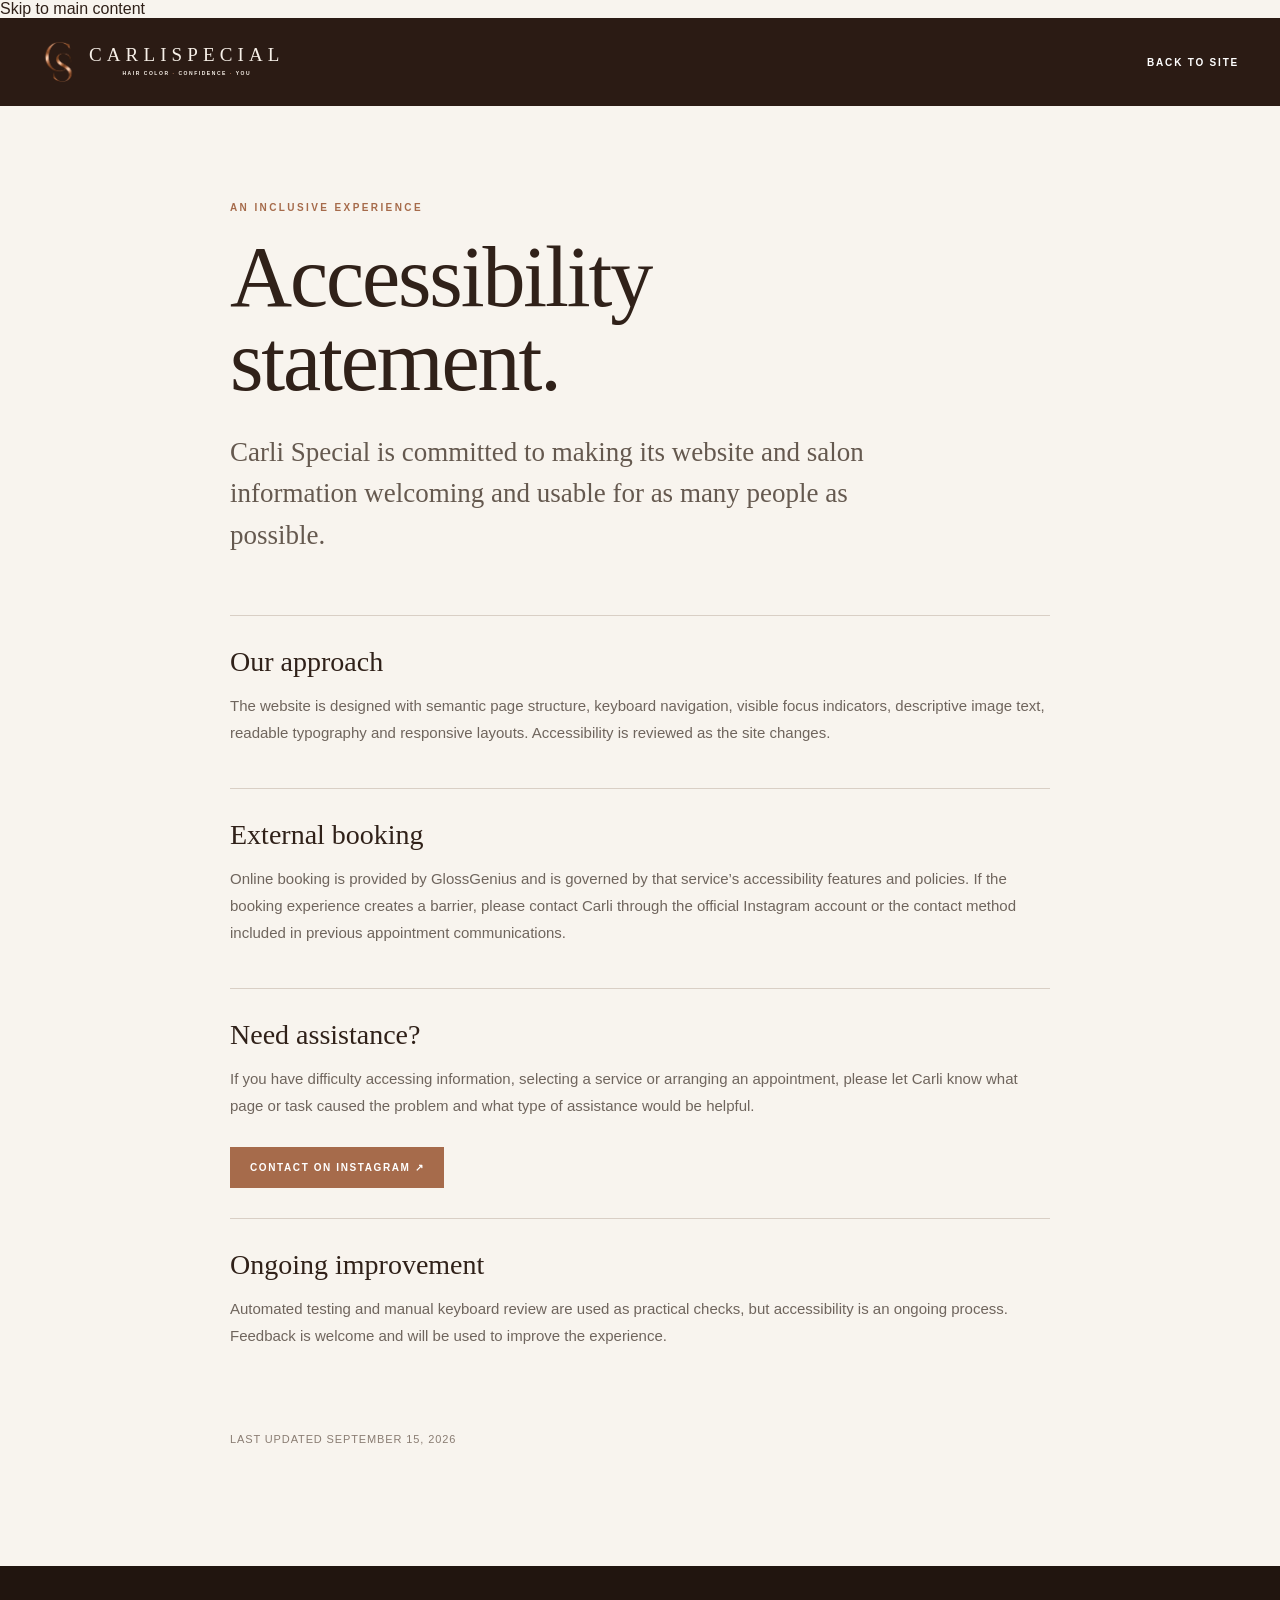
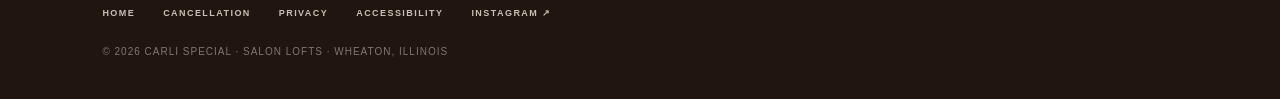
<file: accessibility.html>
<!doctype html>
<html lang="en"><head><meta charset="utf-8"><meta name="viewport" content="width=device-width,initial-scale=1">
<title>Accessibility Statement | Carli Special</title><meta name="description" content="Accessibility statement and assistance information for the Carli Special salon website.">
<link rel="canonical" href="https://carlispecial.com/accessibility.html"><link rel="icon" href="./carli-special-mark.svg" type="image/svg+xml">
  <link rel="icon" href="./favicon-32.png" type="image/png" sizes="32x32">
  <link rel="apple-touch-icon" href="./apple-touch-icon.png" sizes="180x180">
  <link rel="manifest" href="./site.webmanifest">
<link rel="stylesheet" href="./styles.css"><link rel="stylesheet" href="./policy.css"></head>
<body class="policy-body"><a class="skip-link" href="#main-content">Skip to main content</a>
<header class="policy-header"><a class="policy-brand" href="./index.html" aria-label="Carli Special home"><span class="brand-lockup"><img class="brand-lockup__mark" src="./carli-special-monogram.png" alt="" aria-hidden="true"><span class="brand-lockup__type"><strong>CARLISPECIAL</strong><small>HAIR COLOR <i>·</i> CONFIDENCE <i>·</i> YOU</small></span></span></a><a class="policy-back" href="./index.html">Back to site</a></header>
<main class="policy-main" id="main-content" tabindex="-1"><div class="policy-wrap"><p class="policy-kicker">An inclusive experience</p><h1>Accessibility statement.</h1>
<p class="policy-intro">Carli Special is committed to making its website and salon information welcoming and usable for as many people as possible.</p>
<section class="policy-section"><h2>Our approach</h2><p>The website is designed with semantic page structure, keyboard navigation, visible focus indicators, descriptive image text, readable typography and responsive layouts. Accessibility is reviewed as the site changes.</p></section>
<section class="policy-section"><h2>External booking</h2><p>Online booking is provided by GlossGenius and is governed by that service’s accessibility features and policies. If the booking experience creates a barrier, please contact Carli through the official Instagram account or the contact method included in previous appointment communications.</p></section>
<section class="policy-section"><h2>Need assistance?</h2><p>If you have difficulty accessing information, selecting a service or arranging an appointment, please let Carli know what page or task caused the problem and what type of assistance would be helpful.</p><a class="policy-action" href="https://www.instagram.com/carlispecial/" target="_blank" rel="noopener noreferrer">Contact on Instagram ↗</a></section>
<section class="policy-section"><h2>Ongoing improvement</h2><p>Automated testing and manual keyboard review are used as practical checks, but accessibility is an ongoing process. Feedback is welcome and will be used to improve the experience.</p></section>
<p class="policy-updated">Last updated September 15, 2026</p></div></main><footer class="policy-footer"><nav aria-label="Policy navigation"><a href="./index.html">Home</a><a href="./cancellation.html">Cancellation</a><a href="./privacy.html">Privacy</a><a href="./accessibility.html">Accessibility</a><a href="https://www.instagram.com/carlispecial/" target="_blank" rel="noopener noreferrer">Instagram ↗</a></nav><p>© 2026 CARLI SPECIAL · SALON LOFTS · WHEATON, ILLINOIS</p></footer></body></html>
</file>
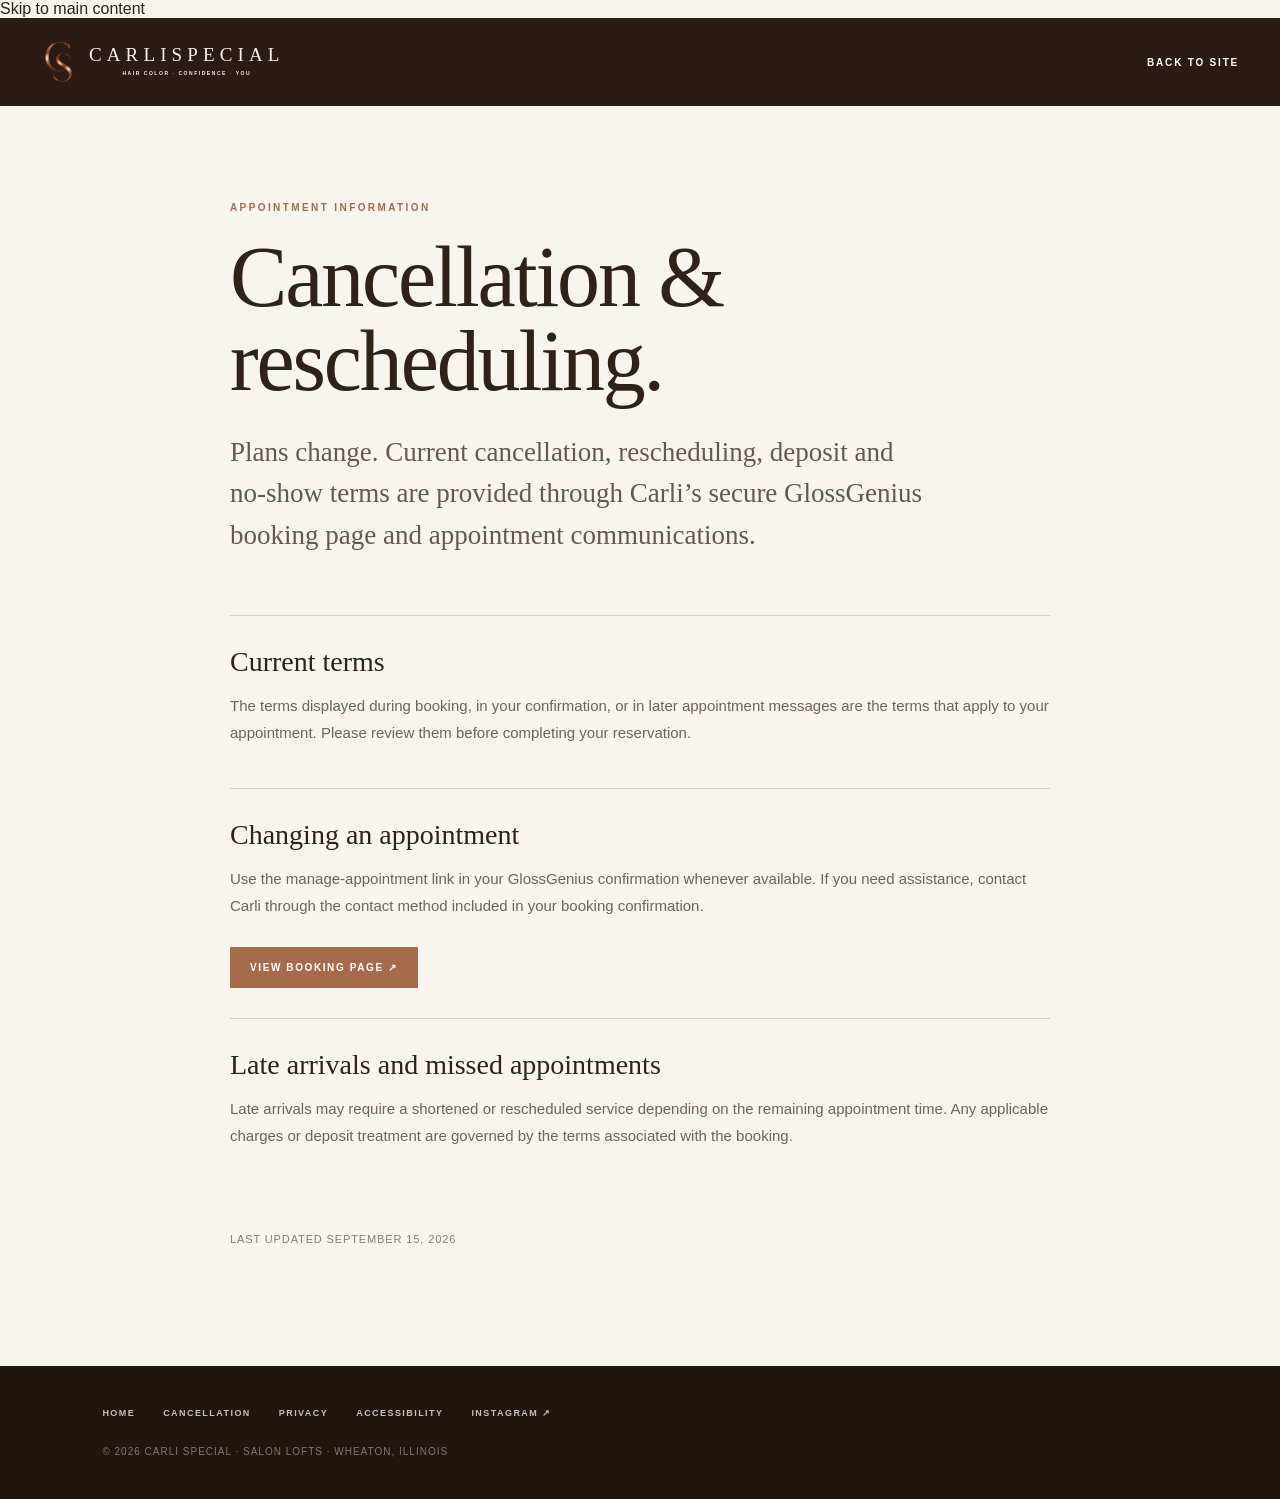
<file: cancellation.html>
<!doctype html>
<html lang="en"><head><meta charset="utf-8"><meta name="viewport" content="width=device-width,initial-scale=1">
<title>Cancellation & Rescheduling | Carli Special</title><meta name="description" content="Cancellation, rescheduling and appointment policy information for Carli Special in Wheaton, Illinois.">
<link rel="canonical" href="https://carlispecial.com/cancellation.html"><link rel="icon" href="./carli-special-mark.svg" type="image/svg+xml">
  <link rel="icon" href="./favicon-32.png" type="image/png" sizes="32x32">
  <link rel="apple-touch-icon" href="./apple-touch-icon.png" sizes="180x180">
  <link rel="manifest" href="./site.webmanifest">
<link rel="stylesheet" href="./styles.css"><link rel="stylesheet" href="./policy.css"></head>
<body class="policy-body"><a class="skip-link" href="#main-content">Skip to main content</a>
<header class="policy-header"><a class="policy-brand" href="./index.html" aria-label="Carli Special home"><span class="brand-lockup"><img class="brand-lockup__mark" src="./carli-special-monogram.png" alt="" aria-hidden="true"><span class="brand-lockup__type"><strong>CARLISPECIAL</strong><small>HAIR COLOR <i>·</i> CONFIDENCE <i>·</i> YOU</small></span></span></a><a class="policy-back" href="./index.html">Back to site</a></header>
<main class="policy-main" id="main-content" tabindex="-1"><div class="policy-wrap"><p class="policy-kicker">Appointment information</p><h1>Cancellation &amp; rescheduling.</h1>
<p class="policy-intro">Plans change. Current cancellation, rescheduling, deposit and no-show terms are provided through Carli’s secure GlossGenius booking page and appointment communications.</p>
<section class="policy-section"><h2>Current terms</h2><p>The terms displayed during booking, in your confirmation, or in later appointment messages are the terms that apply to your appointment. Please review them before completing your reservation.</p></section>
<section class="policy-section"><h2>Changing an appointment</h2><p>Use the manage-appointment link in your GlossGenius confirmation whenever available. If you need assistance, contact Carli through the contact method included in your booking confirmation.</p><a class="policy-action" href="https://carlihyde.glossgenius.com/services" target="_blank" rel="noopener noreferrer">View booking page ↗</a></section>
<section class="policy-section"><h2>Late arrivals and missed appointments</h2><p>Late arrivals may require a shortened or rescheduled service depending on the remaining appointment time. Any applicable charges or deposit treatment are governed by the terms associated with the booking.</p></section>
<p class="policy-updated">Last updated September 15, 2026</p></div></main><footer class="policy-footer"><nav aria-label="Policy navigation"><a href="./index.html">Home</a><a href="./cancellation.html">Cancellation</a><a href="./privacy.html">Privacy</a><a href="./accessibility.html">Accessibility</a><a href="https://www.instagram.com/carlispecial/" target="_blank" rel="noopener noreferrer">Instagram ↗</a></nav><p>© 2026 CARLI SPECIAL · SALON LOFTS · WHEATON, ILLINOIS</p></footer></body></html>
</file>
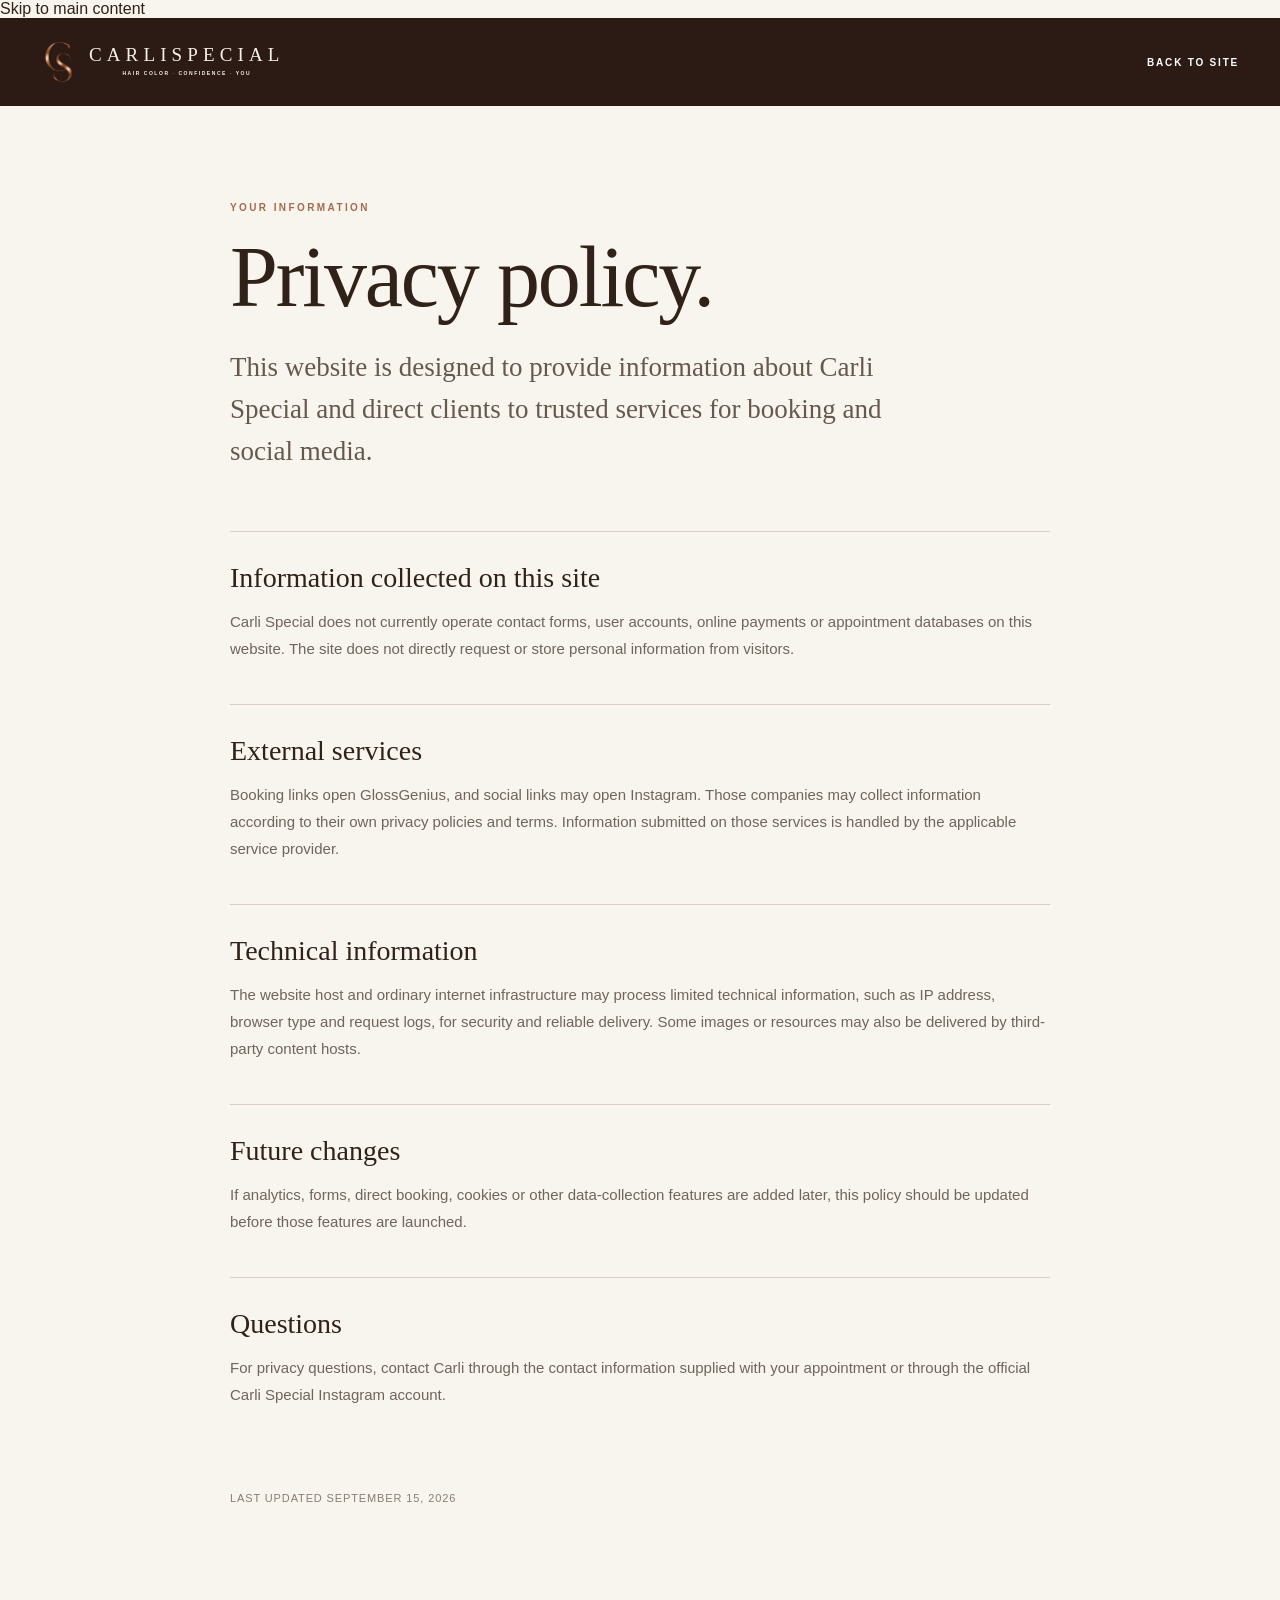
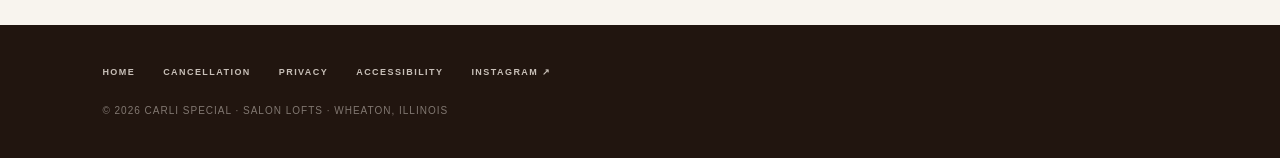
<file: privacy.html>
<!doctype html>
<html lang="en"><head><meta charset="utf-8"><meta name="viewport" content="width=device-width,initial-scale=1">
<title>Privacy Policy | Carli Special</title><meta name="description" content="Privacy information for visitors to the Carli Special salon website.">
<link rel="canonical" href="https://carlispecial.com/privacy.html"><link rel="icon" href="./carli-special-mark.svg" type="image/svg+xml">
  <link rel="icon" href="./favicon-32.png" type="image/png" sizes="32x32">
  <link rel="apple-touch-icon" href="./apple-touch-icon.png" sizes="180x180">
  <link rel="manifest" href="./site.webmanifest">
<link rel="stylesheet" href="./styles.css"><link rel="stylesheet" href="./policy.css"></head>
<body class="policy-body"><a class="skip-link" href="#main-content">Skip to main content</a>
<header class="policy-header"><a class="policy-brand" href="./index.html" aria-label="Carli Special home"><span class="brand-lockup"><img class="brand-lockup__mark" src="./carli-special-monogram.png" alt="" aria-hidden="true"><span class="brand-lockup__type"><strong>CARLISPECIAL</strong><small>HAIR COLOR <i>·</i> CONFIDENCE <i>·</i> YOU</small></span></span></a><a class="policy-back" href="./index.html">Back to site</a></header>
<main class="policy-main" id="main-content" tabindex="-1"><div class="policy-wrap"><p class="policy-kicker">Your information</p><h1>Privacy policy.</h1>
<p class="policy-intro">This website is designed to provide information about Carli Special and direct clients to trusted services for booking and social media.</p>
<section class="policy-section"><h2>Information collected on this site</h2><p>Carli Special does not currently operate contact forms, user accounts, online payments or appointment databases on this website. The site does not directly request or store personal information from visitors.</p></section>
<section class="policy-section"><h2>External services</h2><p>Booking links open GlossGenius, and social links may open Instagram. Those companies may collect information according to their own privacy policies and terms. Information submitted on those services is handled by the applicable service provider.</p></section>
<section class="policy-section"><h2>Technical information</h2><p>The website host and ordinary internet infrastructure may process limited technical information, such as IP address, browser type and request logs, for security and reliable delivery. Some images or resources may also be delivered by third-party content hosts.</p></section>
<section class="policy-section"><h2>Future changes</h2><p>If analytics, forms, direct booking, cookies or other data-collection features are added later, this policy should be updated before those features are launched.</p></section>
<section class="policy-section"><h2>Questions</h2><p>For privacy questions, contact Carli through the contact information supplied with your appointment or through the official Carli Special Instagram account.</p></section>
<p class="policy-updated">Last updated September 15, 2026</p></div></main><footer class="policy-footer"><nav aria-label="Policy navigation"><a href="./index.html">Home</a><a href="./cancellation.html">Cancellation</a><a href="./privacy.html">Privacy</a><a href="./accessibility.html">Accessibility</a><a href="https://www.instagram.com/carlispecial/" target="_blank" rel="noopener noreferrer">Instagram ↗</a></nav><p>© 2026 CARLI SPECIAL · SALON LOFTS · WHEATON, ILLINOIS</p></footer></body></html>
</file>
<file: styles.css>
:root{--serif:Georgia,"Times New Roman",serif;--sans:Arial,Helvetica,sans-serif}
*{box-sizing:border-box}
html{scroll-behavior:smooth}
body{margin:0;background:#f8f4ee;color:#302119;font-family:var(--sans);-webkit-font-smoothing:antialiased}
a{color:inherit;text-decoration:none}
img{display:block;max-width:100%}
button{font:inherit}
.editorial-header{position:fixed;inset:0 0 auto;z-index:100;height:88px;padding:0 3.2vw;display:flex;align-items:center;justify-content:space-between;color:#fff;background:linear-gradient(180deg,rgba(31,19,13,.62),rgba(31,19,13,0));}
.editorial-brand img{width:185px;height:auto;display:block}
.editorial-nav{display:flex;align-items:center;gap:34px}
.editorial-nav a{color:#fff;font-size:10px;font-weight:700;letter-spacing:.25em;text-transform:uppercase;opacity:.88}
.editorial-nav a:hover{opacity:1}
.editorial-nav__cta{padding:20px 29px;background:#955236;opacity:1!important}
.editorial-menu-toggle{display:none;background:none;border:0;width:42px;height:42px;position:relative;z-index:110}
.editorial-menu-toggle span{position:absolute;left:10px;width:22px;height:1px;background:#fff;transition:.2s}
.editorial-menu-toggle span:first-child{top:17px}.editorial-menu-toggle span:last-child{top:25px}

.editorial-hero{position:relative;min-height:100svh;height:900px;overflow:hidden;color:#fff;display:flex;align-items:flex-end}
.editorial-hero__image{object-fit:cover;object-position:center 44%;filter:saturate(.78)}
.editorial-hero__veil{position:absolute;inset:0;background:linear-gradient(90deg,rgba(35,20,13,.72) 0%,rgba(35,20,13,.36) 48%,rgba(35,20,13,.48) 100%),linear-gradient(0deg,rgba(20,11,7,.64),transparent 55%)}
.editorial-hero__content{position:relative;z-index:2;width:min(620px,55vw);margin:0 0 8.5vh 3.2vw}
.editorial-kicker{margin:0 0 22px;font-size:10px;font-weight:700;letter-spacing:.34em;text-transform:uppercase}
.editorial-kicker--dark{color:#a66b4b}
.editorial-hero h1{margin:0;font-family:var(--serif);font-size:clamp(58px,6.2vw,96px);font-weight:400;line-height:.95;letter-spacing:-.025em}
.editorial-hero__lede{max-width:500px;margin:30px 0 0;color:rgba(255,255,255,.82);font-size:15px;line-height:1.65}
.editorial-actions{display:flex;gap:14px;margin-top:34px}
.editorial-button{display:inline-flex;align-items:center;justify-content:center;min-height:50px;padding:0 25px;font-size:10px;font-weight:700;letter-spacing:.22em;text-transform:uppercase}
.editorial-button--solid{background:#955236;color:#fff}
.editorial-button--ghost{border:1px solid rgba(255,255,255,.58);color:#fff}

.editorial-menu{padding:110px 8vw 105px;background:#f8f4ee;color:#302119}
.editorial-section-head{max-width:760px;margin-bottom:65px}
.editorial-section-head h2,.editorial-studio h2,.editorial-book h2,.editorial-work h2{margin:0;font-family:var(--serif);font-size:clamp(44px,5vw,70px);font-weight:400;line-height:1.02;letter-spacing:-.02em}
.editorial-section-head p:last-child{max-width:500px;margin:22px 0 0;color:#756d67;line-height:1.7}
.editorial-service-list{
  border-top:1px solid #d9cfc5;
}
.editorial-service{
  position:relative;
  display:grid;
  grid-template-columns:minmax(250px, .95fr) minmax(300px, 1.55fr) 95px 34px;
  gap:34px;
  align-items:center;
  padding:31px 4px;
  border-bottom:1px solid #d9cfc5;
  transition:background .25s ease, padding .25s ease;
}
.editorial-service::before{
  content:"";
  position:absolute;
  left:0;
  bottom:-1px;
  width:0;
  height:1px;
  background:#a66b4b;
  transition:width .35s ease;
}
.editorial-service:hover{
  padding-left:18px;
  padding-right:18px;
  background:rgba(255,255,255,.48);
}
.editorial-service:hover::before{
  width:100%;
}
.editorial-service__name{
  font-family:var(--serif);
  font-size:30px;
  line-height:1.05;
  letter-spacing:-.015em;
}
.editorial-service__description{
  color:#756d67;
  font-size:13px;
  line-height:1.6;
}
.editorial-service__meta{
  display:flex;
  flex-direction:column;
  align-items:flex-end;
  gap:5px;
  white-space:nowrap;
  text-align:right;
}
.editorial-service__meta strong{
  color:#302119;
  font-size:11px;
  letter-spacing:.16em;
}
.editorial-service__meta small{
  color:#9a8172;
  font-size:8px;
  font-weight:700;
  letter-spacing:.18em;
}
.editorial-service__arrow{
  color:#a66b4b;
  font-size:20px;
  text-align:right;
  transition:transform .25s ease;
}
.editorial-service:hover .editorial-service__arrow{
  transform:translate(3px,-3px);
}
.editorial-center{text-align:center;margin-top:50px}
.editorial-text-link{display:inline-flex;gap:12px;align-items:center;color:#905337;font-size:10px;font-weight:700;letter-spacing:.2em}

.editorial-work{padding:105px 0 0;background:#f8f4ee;color:#302119;border-top:1px solid #ded4ca}
.editorial-work__head{padding:0 3.2vw 52px}
.editorial-gallery{display:grid;grid-template-columns:repeat(4,1fr);height:410px}
.editorial-gallery__item{position:relative;overflow:hidden;border-right:1px solid rgba(255,255,255,.5)}
.editorial-gallery__item img{transition:transform .7s ease,filter .7s ease}
.editorial-gallery__item:hover img{transform:scale(1.035);filter:saturate(1.05)}
.editorial-gallery__veil{position:absolute;inset:55% 0 0;background:linear-gradient(0deg,rgba(37,24,18,.72),transparent)}
.editorial-gallery__caption{position:absolute;left:16px;right:16px;bottom:16px;color:#fff;display:flex;flex-direction:column;gap:6px}
.editorial-gallery__caption strong{font-family:var(--serif);font-size:17px;font-weight:400}
.editorial-gallery__caption small{font-size:8px;font-weight:700;letter-spacing:.22em}

.editorial-studio{display:grid;grid-template-columns:minmax(0,1.05fr) minmax(0,1fr);gap:6vw;padding:105px 3.2vw;background:#f8f4ee;color:#302119;align-items:center}
.editorial-studio__image{position:relative;min-height:520px;overflow:hidden}
.editorial-studio__copy{max-width:560px;padding-right:5vw}
.editorial-studio__copy h2{margin-bottom:30px}
.editorial-studio__copy p:not(.editorial-kicker):not(.editorial-studio__signature){color:#756d67;line-height:1.8;font-size:15px;margin:0 0 22px}
.editorial-studio__signature{font-family:var(--serif);font-style:italic;font-size:20px;margin:34px 0;color:#6c4939}

.editorial-quote{padding:120px 12vw;text-align:center;background:#eee3d8;color:#302119}
.editorial-quote p{margin:0;font-family:var(--serif);font-size:58px;color:#b77851}
.editorial-quote blockquote{max-width:820px;margin:0 auto 25px;font-family:var(--serif);font-size:clamp(36px,4.5vw,62px);font-weight:400;line-height:1.05}
.editorial-quote span{font-size:9px;font-weight:700;letter-spacing:.25em;color:#806b5d}
.editorial-book{display:flex;align-items:center;justify-content:space-between;gap:30px;padding:110px 8vw;background:#302119;color:#f7f0e8}
.editorial-book h2{font-size:clamp(46px,5vw,72px)}
.editorial-footer{display:grid;grid-template-columns:1fr auto 1fr;align-items:end;gap:40px;padding:55px 3.2vw;background:#21150f;color:#f7f0e8}
.editorial-footer img{width:210px;height:auto}.editorial-footer p{margin:12px 0 0;font-size:11px;letter-spacing:.16em;text-transform:uppercase;opacity:.65}.editorial-footer__links{display:flex;gap:25px;font-size:10px;font-weight:700;letter-spacing:.18em;text-transform:uppercase}.editorial-footer small{justify-self:end;font-size:10px;opacity:.55}

@media(max-width:760px){
 .editorial-header{height:72px;padding:0 20px;background:linear-gradient(180deg,rgba(27,17,12,.78),rgba(27,17,12,0))}
 .editorial-brand img{width:150px}.editorial-nav{display:none}.editorial-menu-toggle{display:block}
 .editorial-header.is-open{background:#241711}
 .editorial-header.is-open .editorial-nav{position:fixed;inset:72px 0 0;display:flex;flex-direction:column;align-items:stretch;gap:0;padding:22px 24px 30px;background:#241711;color:#f9f2ea;overflow-y:auto;border-top:1px solid rgba(255,255,255,.08);box-shadow:0 18px 40px rgba(0,0,0,.28)}
 .editorial-header.is-open .editorial-nav a{display:flex;align-items:center;min-height:58px;padding:16px 0;color:#f9f2ea!important;font-size:13px;font-weight:700;letter-spacing:.24em;text-transform:uppercase;opacity:1;border-bottom:1px solid rgba(249,242,234,.14)}
 .editorial-header.is-open .editorial-nav a:not(.editorial-nav__cta)::after{content:'↗';margin-left:auto;color:#c58a65;font-size:14px;letter-spacing:0}
 .editorial-header.is-open .editorial-nav__cta{justify-content:center;margin-top:26px;padding:0 22px;min-height:56px;background:#c17c55;color:#fff!important;border:1px solid #d49a78;box-shadow:0 10px 28px rgba(0,0,0,.24);letter-spacing:.22em;border-radius:1px}
 .editorial-header.is-open .editorial-nav__cta::after{display:none}
 .editorial-header.is-open .editorial-nav__cta:hover{background:#cf8960}
 .editorial-header.is-open .editorial-menu-toggle span:first-child{top:21px;transform:rotate(45deg)}.editorial-header.is-open .editorial-menu-toggle span:last-child{top:21px;transform:rotate(-45deg)}
 .editorial-hero{height:88svh;min-height:680px}.editorial-hero__image{object-position:center 42%}.editorial-hero__veil{background:linear-gradient(90deg,rgba(36,20,13,.72),rgba(36,20,13,.36)),linear-gradient(0deg,rgba(20,11,7,.76),transparent 60%)}.editorial-hero__content{width:auto;margin:0 22px 42px}.editorial-hero h1{font-size:clamp(50px,14vw,72px)}.editorial-hero__lede{font-size:14px;margin-top:22px}.editorial-actions{gap:10px;margin-top:26px;flex-wrap:wrap}.editorial-button{min-height:48px;padding:0 17px;font-size:9px}
 .editorial-menu{padding:75px 22px;background:#2b1b14;color:#f7f0e8}.editorial-section-head{margin-bottom:42px}.editorial-section-head p:last-child{color:rgba(247,240,232,.7)}.editorial-menu .editorial-kicker--dark,.editorial-work .editorial-kicker--dark{color:#c58a65}.editorial-section-head h2{font-size:45px}.editorial-service{grid-template-columns:minmax(0,1fr) auto 24px;gap:12px;padding:25px 0}.editorial-service:hover{padding-left:0;padding-right:0;background:transparent}.editorial-service__name{font-size:22px}.editorial-service__description{grid-column:1/3;font-size:12px;color:rgba(247,240,232,.68);margin-top:-3px}.editorial-service__meta{grid-column:2;grid-row:1;align-items:flex-end;gap:4px}.editorial-service__meta strong{color:#f7f0e8;font-size:9px;letter-spacing:.14em}.editorial-service__meta small{color:rgba(247,240,232,.5);font-size:7px;letter-spacing:.14em}.editorial-service__arrow{grid-column:3;grid-row:1;font-size:17px}.editorial-service::before{background:#c58a65}.editorial-text-link{color:#d09a77}
 .editorial-work{padding:75px 0 0;background:#f8f4ee}.editorial-work__head{padding:0 22px 38px}.editorial-work h2{font-size:43px}.editorial-gallery{grid-template-columns:repeat(2,1fr);height:460px}.editorial-gallery__caption{left:12px;right:12px;bottom:12px}.editorial-gallery__caption strong{font-size:14px}.editorial-gallery__caption small{font-size:7px}
 .editorial-studio{grid-template-columns:1fr;gap:42px;padding:75px 22px;background:#f8f4ee}.editorial-studio__image{min-height:420px;order:1}.editorial-studio__copy{order:2;padding:0}.editorial-studio__copy h2{font-size:45px}.editorial-studio__copy p:not(.editorial-kicker):not(.editorial-studio__signature){font-size:14px}.editorial-studio__signature{font-size:18px}
 .editorial-quote{padding:85px 22px;background:#eee3d8}.editorial-quote blockquote{font-size:38px}.editorial-book{padding:75px 22px;display:block;background:#2b1b14}.editorial-book h2{font-size:45px;margin-bottom:30px}
 .editorial-footer{grid-template-columns:1fr;padding:45px 22px;gap:28px}.editorial-footer__links{flex-wrap:wrap}.editorial-footer small{justify-self:start}
}
</file>
<file: policy.css>
/* Carli Special policy pages */
.policy-body{background:#f8f4ee;color:#302119}
.policy-header{position:relative;height:88px;padding:0 3.2vw;display:flex;align-items:center;justify-content:space-between;background:#2b1b14;color:#fff}
.policy-brand img{display:block;width:300px;max-width:58vw}
.policy-back{font-size:10px;font-weight:700;letter-spacing:.18em;text-transform:uppercase}
.policy-main{min-height:65vh;padding:96px max(22px,8vw) 110px}
.policy-wrap{max-width:820px;margin:0 auto}
.policy-kicker{margin:0 0 22px;color:#a66b4b;font-size:10px;font-weight:700;letter-spacing:.24em;text-transform:uppercase}
.policy-main h1{max-width:760px;margin:0 0 28px;font-family:var(--serif);font-size:clamp(48px,7vw,86px);font-weight:400;line-height:.98;letter-spacing:-.025em}
.policy-intro{max-width:700px;margin:0 0 58px;color:#65594f;font-family:var(--serif);font-size:clamp(20px,2.2vw,27px);line-height:1.55}
.policy-section{padding:30px 0;border-top:1px solid #d9cfc5}
.policy-section h2{margin:0 0 14px;font-family:var(--serif);font-size:28px;font-weight:400}
.policy-section p,.policy-section li{color:#6f655d;font-size:15px;line-height:1.8}
.policy-section p{margin:0 0 12px}.policy-section ul{margin:8px 0 0;padding-left:22px}
.policy-action{display:inline-flex;margin-top:16px;padding:15px 20px;background:#a66b4b;color:#fff;font-size:10px;font-weight:700;letter-spacing:.16em;text-transform:uppercase}
.policy-updated{margin-top:42px;color:#8a7d73;font-size:11px;letter-spacing:.08em;text-transform:uppercase}
.policy-footer{padding:42px max(22px,8vw);background:#21150f;color:#f7f0e8}
.policy-footer nav{display:flex;flex-wrap:wrap;gap:18px 28px;margin-bottom:28px}
.policy-footer a{font-size:9px;font-weight:700;letter-spacing:.16em;text-transform:uppercase;color:rgba(247,240,232,.78)}
.policy-footer p{margin:0;color:rgba(247,240,232,.45);font-size:10px;letter-spacing:.1em}
@media(max-width:760px){.policy-header{height:76px;padding:0 20px}.policy-brand img{width:220px}.policy-main{padding:72px 22px 82px}.policy-main h1{font-size:48px}.policy-intro{margin-bottom:42px;font-size:21px}.policy-section h2{font-size:25px}.policy-section p,.policy-section li{font-size:14px}.policy-back{font-size:8px}}

/* New Carli Special brand lockup */
.policy-brand{color:#f7f0e8}.policy-brand .brand-lockup{display:inline-flex;align-items:center;gap:10px;line-height:1}.policy-brand .brand-lockup__mark{width:38px;height:44px;object-fit:contain}.policy-brand .brand-lockup__type{display:flex;flex-direction:column;align-items:center;gap:7px}.policy-brand .brand-lockup__type strong{font-family:Georgia,"Times New Roman",serif;font-size:19px;font-weight:400;letter-spacing:.27em;white-space:nowrap}.policy-brand .brand-lockup__type small{font-size:5px;font-weight:700;letter-spacing:.31em;white-space:nowrap}.policy-brand .brand-lockup__type i{color:#c98c67;font-style:normal}@media(max-width:760px){.policy-brand .brand-lockup{gap:7px}.policy-brand .brand-lockup__mark{width:29px;height:34px}.policy-brand .brand-lockup__type{gap:5px}.policy-brand .brand-lockup__type strong{font-size:14px;letter-spacing:.2em}.policy-brand .brand-lockup__type small{font-size:3.7px;letter-spacing:.18em}}
</file>
